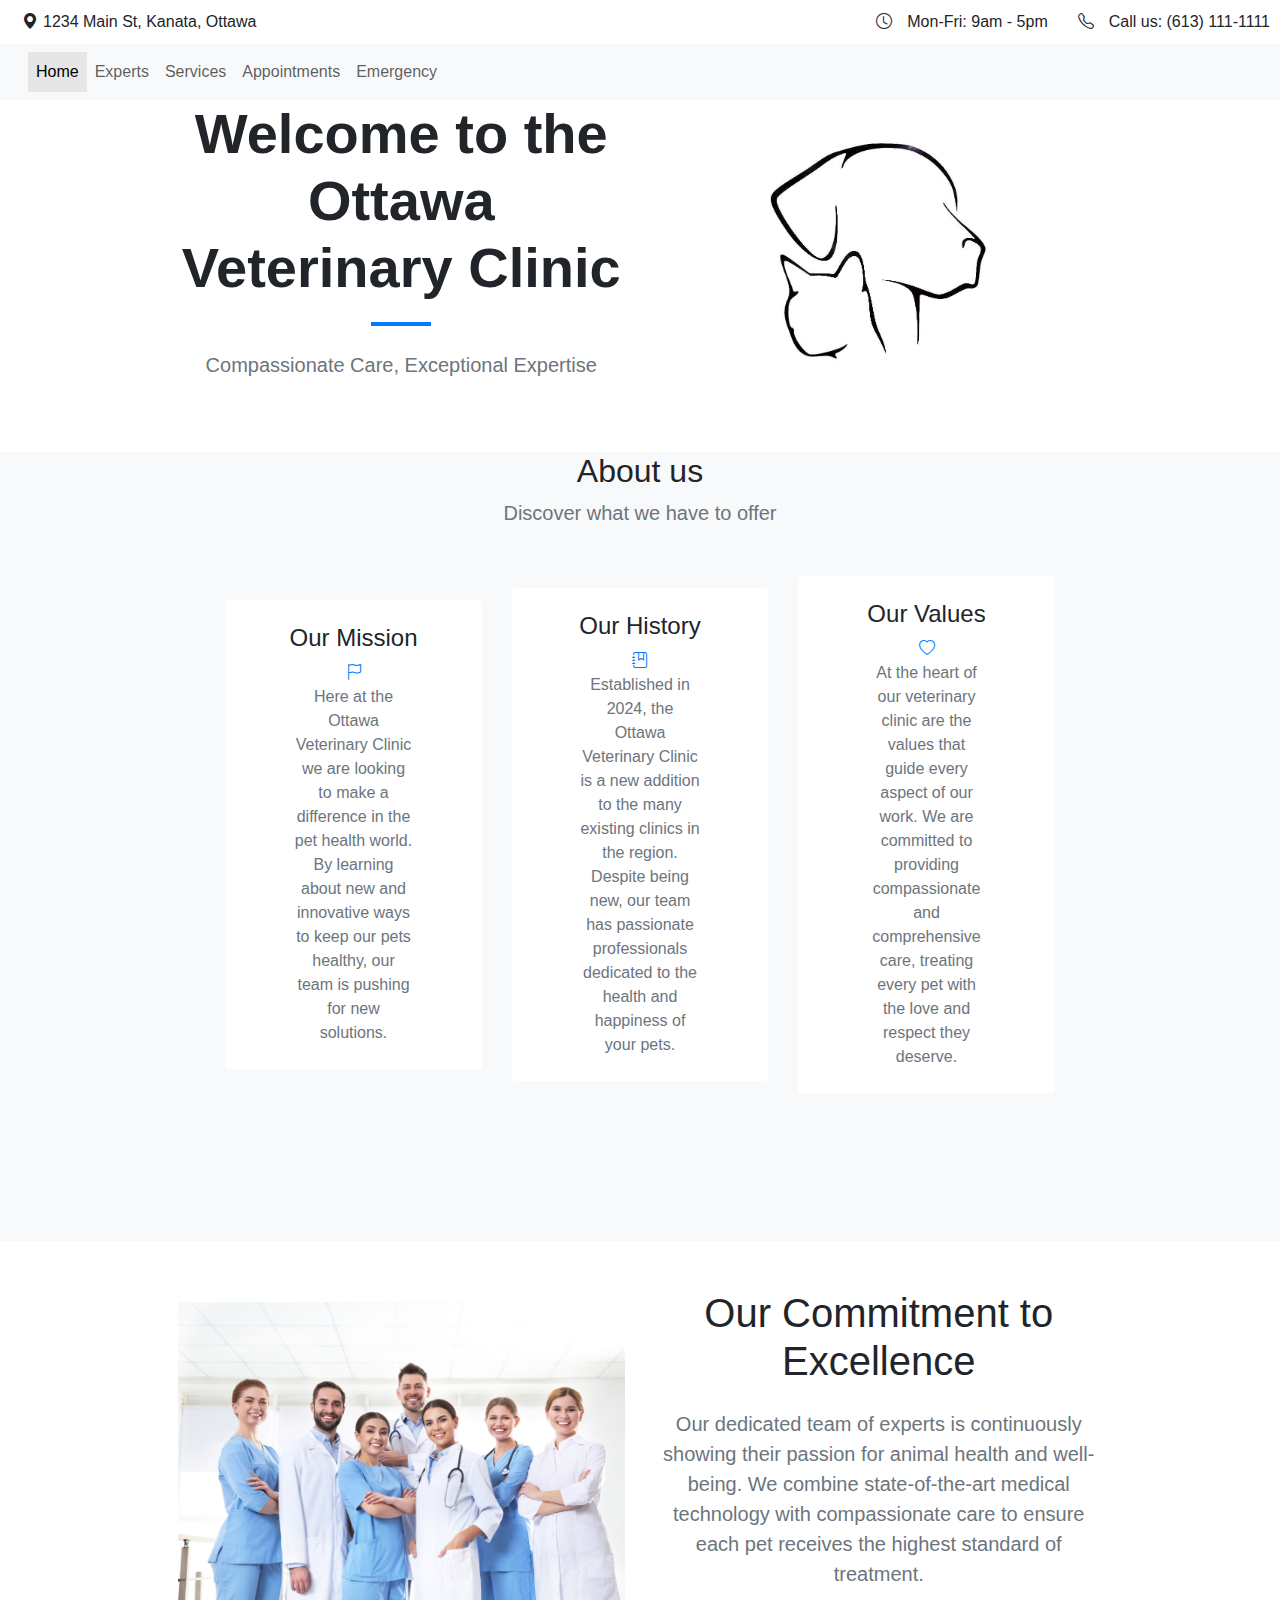
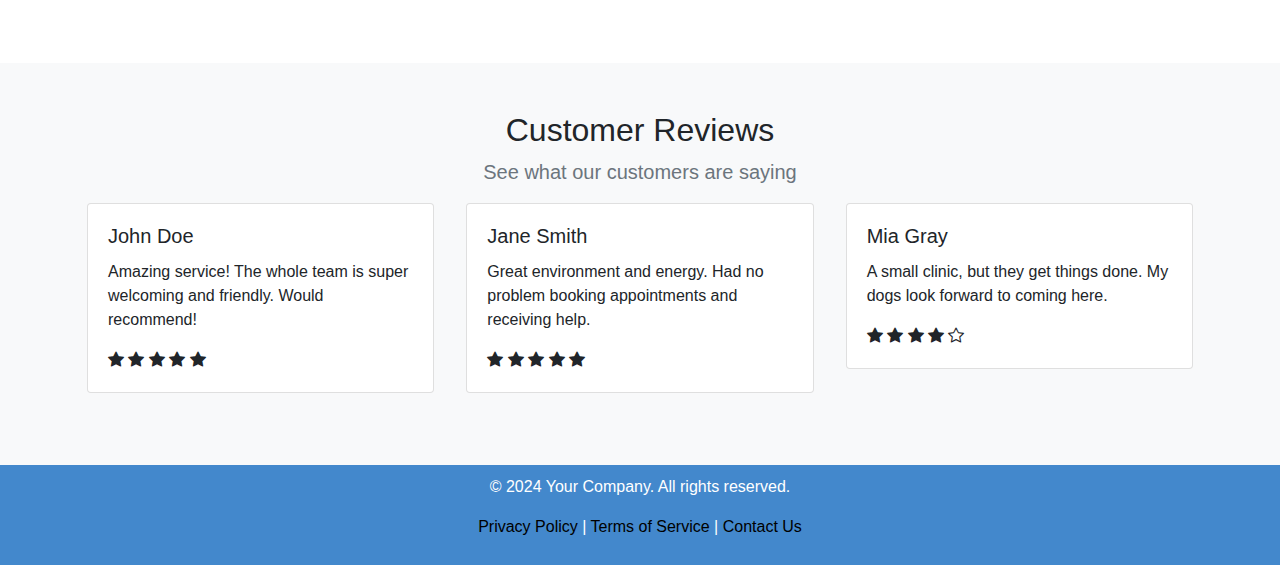
<file: index.html>
<!doctype html>
<html lang="en">
  <head>
    <!-- Required meta tags -->
    <meta charset="utf-8">
    <meta name="viewport" content="width=device-width, initial-scale=1, shrink-to-fit=no">
    <title>Home</title>
    <link rel="icon" href="/Images/logo.jpg" type="image/x-icon">

    <!-- Bootstrap CSS -->  
    <link href="https://maxcdn.bootstrapcdn.com/bootstrap/5.3.0/css/bootstrap.min.css" rel="stylesheet">
    <link rel="stylesheet" href="https://stackpath.bootstrapcdn.com/bootstrap/4.3.1/css/bootstrap.min.css" integrity="sha384-ggOyR0iXCbMQv3Xipma34MD+dH/1fQ784/j6cY/iJTQUOhcWr7x9JvoRxT2MZw1T" crossorigin="anonymous">
    <link rel="stylesheet" href="https://cdn.jsdelivr.net/npm/bootstrap-icons@1.11.3/font/bootstrap-icons.min.css">
    <link rel="stylesheet" href="home.css" type="text/css">
  </head>

  <body>

  <!-- Section for the top bar -->
  <div class="top-bar">
    <div class="info">
        <div class="left-info">
          <i class="bi bi-geo-alt-fill"></i>
        <span class="location">1234 Main St, Kanata, Ottawa</span>
        </div>
        <div class="right-info">
            <i class="bi bi-clock"></i>
            <span class="times">Mon-Fri: 9am - 5pm</span>
            <i class="bi bi-telephone"></i>
            <span class="phone">Call us: (613) 111-1111</span>
        </div>
    </div>
  </div>

    <!-- Section for the nav bar -->
    <nav class="navbar navbar-expand-lg bg-body-tertiary">
      <div class="container-xxl">
          <ul class="navbar-nav">
            <li class="nav-item">
              <a class="nav-link active" aria-current="page" href="index.html">Home</a>
            </li>
            <li class="nav-item">
              <a class="nav-link" aria-current="page" href="Experts.html">Experts</a>
            </li>
            <li class="nav-item">
              <a class="nav-link" href="Services.html">Services</a>
            </li>
            <li class="nav-item">
              <a class="nav-link" href="Appt.html">
                Appointments
              </a>
            </li>
            <li class="nav-item">
              <a class="nav-link" href="emerg.html">Emergency</a>
            </li>
              </ul>
            </li>
          </ul>
      </div>
    </nav>


  <!-- welcome text -->
  <section id="welcome">
    <div class="container-lg">
      <div class="row justify-content-center align-items-center">
        <div class="col-md-5 text-center text-md-start">
          <h1>
            <div class="display-4 font-weight-bold">Welcome to the Ottawa Veterinary Clinic</div>
            <div class="separator"></div>  
          </h1>
          <p class="lead my-4 text-muted">Compassionate Care, Exceptional Expertise </p>
        </div>
        <div class="col-md-5 text-center d-none d-md-block">
          <img class="img-fluid" src="/Images/logo.jpg" alt="Welcome img" style="width: 50%; height: auto;">
        </div>
      </div>
    </div>
  </section>

  <!-- Pages -->
  <section id="services" class="bg-light mt-5">
    <div class="container-lg">
      <div class="text-center">
        <h2>About us</h2>
        <p class="lead text-muted">Discover what we have to offer</p>
      </div>
  
    <div class="row my-5 align-items-center justify-content-center">
      <div class="col-8 col-lg-4 col-xl-3">
        <div class="card border-0">
          <div class="card-body text-center py-4">
            <h4 class="class-title">Our Mission</h4>
            <i class="bi bi-flag text-primary"></i>
            <p class="card-text mx-5 text-muted d-none d-lg-block">Here at the Ottawa Veterinary Clinic we are looking to make a difference in the pet health world. By learning about new and innovative ways to keep our pets healthy, our team is pushing for new solutions.</p>
          </div>
        </div>
      </div>

        <div class="col-8 col-lg-4 col-xl-3">
          <div class="card border-0">
            <div class="card-body text-center py-4">
              <h4 class="class-title">Our History</h4>
              <i class="bi bi-journal-bookmark text-primary"></i>
              <p class="card-text mx-5 text-muted d-none d-lg-block">Established in 2024, the Ottawa Veterinary Clinic is a new addition to the many existing clinics in the region. Despite being new, our team has passionate professionals dedicated to the health and happiness of your pets. </p>
              
            </div>
          </div>
        </div>

        <div class="col-8 col-lg-4 col-xl-3">
          <div class="card border-0">
            <div class="card-body text-center py-4">
              <h4 class="class-title">Our Values</h4>
              <i class="bi bi-heart text-primary"></i>
              <p class="card-text mx-5 text-muted d-none d-lg-block"> At the heart of our veterinary clinic are the values that guide every aspect of our work. We are committed to providing compassionate and comprehensive care, treating every pet with the love and respect they deserve. </p>
            </div>
          </div>
        </div>
      </div>
    </div>
  </section>

 <!-- Section for Why Us -->
 <section id="whyUs" class="bg mt-5">
  <div class="container-lg">
  </div>
  <section id="details">
    <div class="container-lg">
      <div class="row justify-content-center align-items-center">
        <div class="col-md-5 text-center d-none d-md-block">
          <img class="img-fluid" src="/Images/Doctors.jpg" alt="Welcome img">
        </div>
        <div class="col-md-5 text-center text-md-start">
          <h1>
            <div class="display-6">Our Commitment to Excellence</div>
          </h1>
          <p class="lead my-4 text-muted">Our dedicated team of experts is continuously showing their passion for animal health and well-being. We combine state-of-the-art medical technology with compassionate care to ensure each pet receives the highest standard of treatment.</p>
        </div>
      </div>
    </div>
  </section>
</section>

<!-- Section for Reviews -->
<section id="reviews" class="bg-light py-5">
  <div class="container-lg px-3">
    <div class="text-center">
      <h2>Customer Reviews</h2>
      <p class="lead text-muted">See what our customers are saying</p>
    </div>
    <div class="row justify-content-center">
      <div class="col-md-4 px-3">
        <div class="card mb-4">
          <div class="card-body">
            <h5 class="card-title">John Doe</h5>
            <p class="card-text">Amazing service! The whole team is super welcoming and friendly. Would recommend!</p>
            <i class="bi bi-star-fill"></i>
            <i class="bi bi-star-fill"></i>
            <i class="bi bi-star-fill"></i>
            <i class="bi bi-star-fill"></i>
            <i class="bi bi-star-fill"></i>
          </div>
        </div>
      </div>
      <div class="col-md-4 px-3">
        <div class="card mb-4">
          <div class="card-body">
            <h5 class="card-title">Jane Smith</h5>
            <p class="card-text">Great environment and energy. Had no problem booking appointments and receiving help.</p>
            <i class="bi bi-star-fill"></i>
            <i class="bi bi-star-fill"></i>
            <i class="bi bi-star-fill"></i>
            <i class="bi bi-star-fill"></i>
            <i class="bi bi-star-fill"></i>
          </div>
        </div>
      </div>
      <div class="col-md-4 px-3">
        <div class="card mb-4">
          <div class="card-body">
            <h5 class="card-title">Mia Gray</h5>
            <p class="card-text">A small clinic, but they get things done. My dogs look forward to coming here.</p>
            <i class="bi bi-star-fill"></i>
            <i class="bi bi-star-fill"></i>
            <i class="bi bi-star-fill"></i>
            <i class="bi bi-star-fill"></i>
            <i class="bi bi-star"></i>
          </div>
        </div>
      </div>
    </div>
  </div>
</section>

  <!-- Section for the footer --> 
      <footer>
        <div class="footer">
            <p>&copy; 2024 Your Company. All rights reserved.</p>
            <p>
                <a href="#">Privacy Policy</a> |
                <a href="#">Terms of Service</a> |
                <a href="#">Contact Us</a>
            </p>
        </div>
    </footer>

    <!-- Optional JavaScript -->
    <!-- jQuery first, then Popper.js, then Bootstrap JS -->
    <script src="https://code.jquery.com/jquery-3.6.0.min.js"></script>
    <script src="https://maxcdn.bootstrapcdn.com/bootstrap/5.3.0/js/bootstrap.bundle.min.js"></script>
    <script src="https://code.jquery.com/jquery-3.3.1.slim.min.js" integrity="sha384-q8i/X+965DzO0rT7abK41JStQIAqVgRVzpbzo5smXKp4YfRvH+8abtTE1Pi6jizo" crossorigin="anonymous"></script>
    <script src="https://cdnjs.cloudflare.com/ajax/libs/popper.js/1.14.7/umd/popper.min.js" integrity="sha384-UO2eT0CpHqdSJQ6hJty5KVphtPhzWj9WO1clHTMGa3JDZwrnQq4sF86dIHNDz0W1" crossorigin="anonymous"></script>
    <script src="https://stackpath.bootstrapcdn.com/bootstrap/4.3.1/js/bootstrap.min.js" integrity="sha384-JjSmVgyd0p3pXB1rRibZUAYoIIy6OrQ6VrjIEaFf/nJGzIxFDsf4x0xIM+B07jRM" crossorigin="anonymous"></script>
  </body>
</html>
</file>
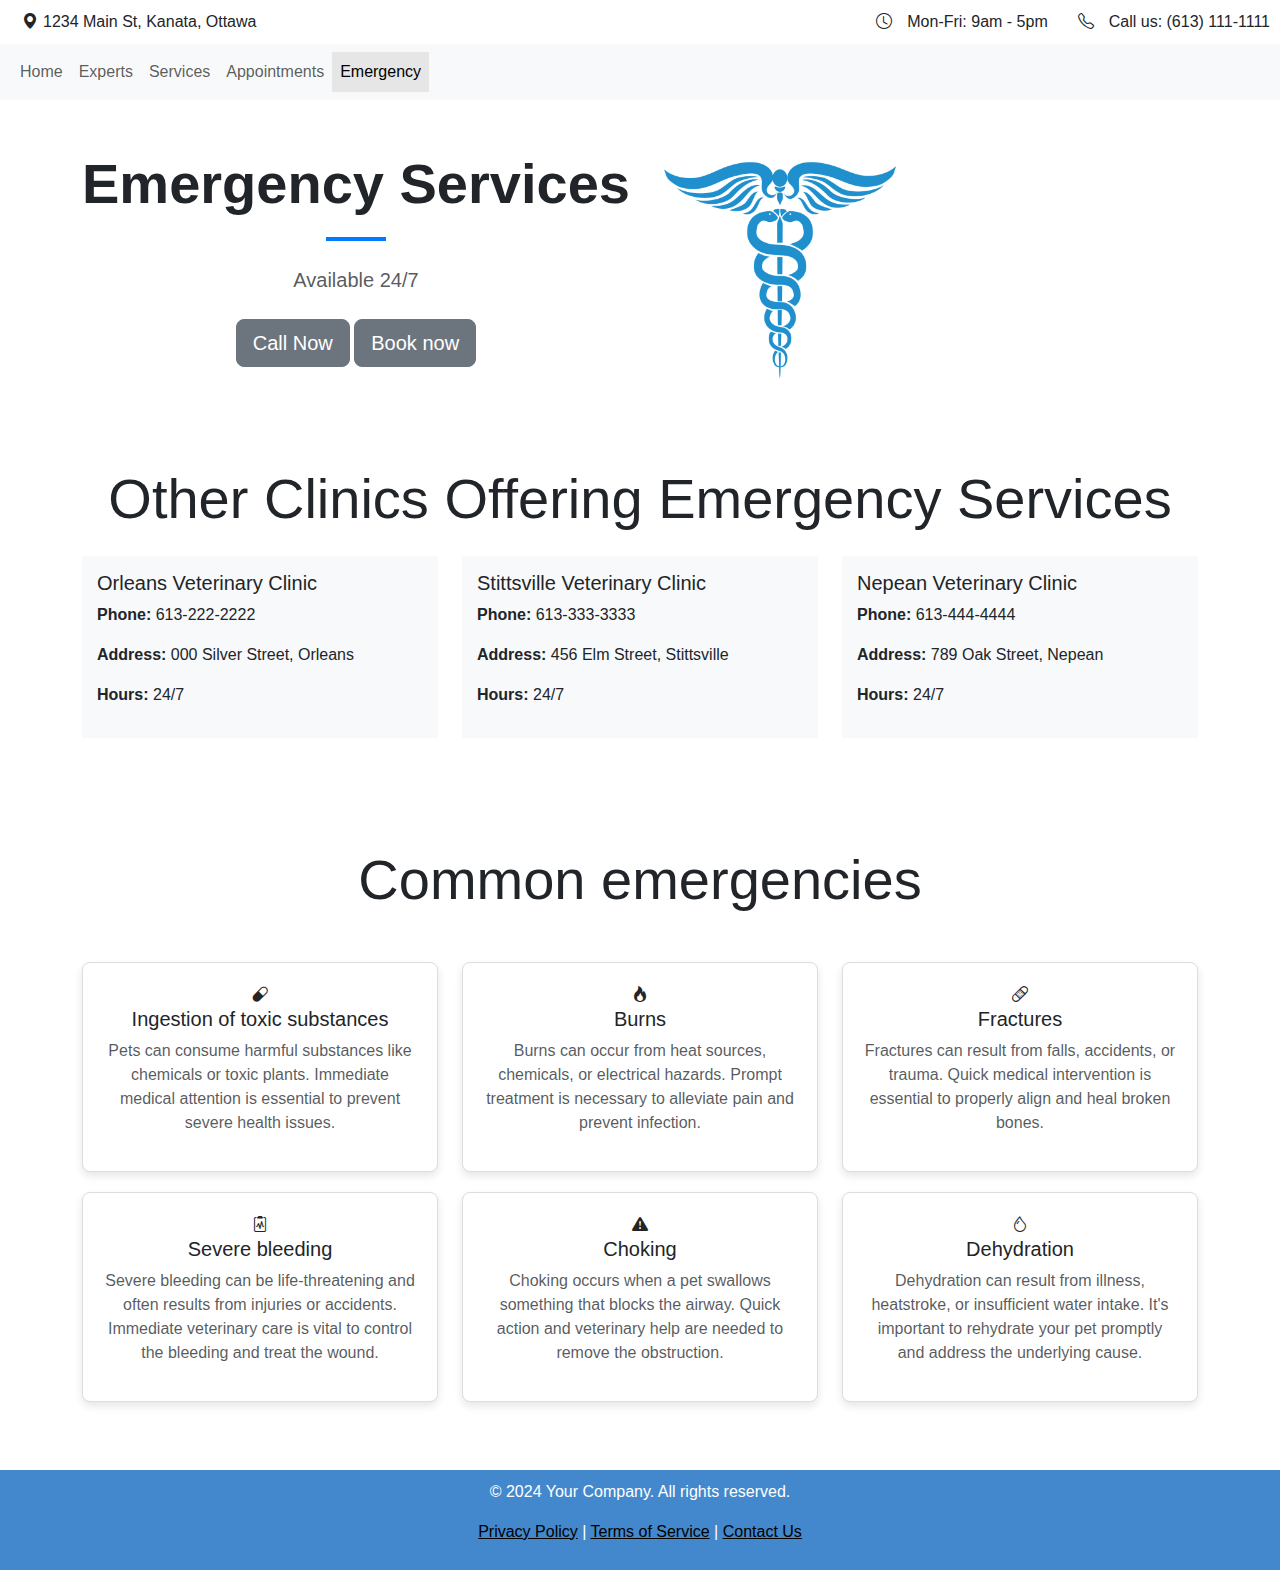
<file: emerg.html>
<!doctype html>
<html lang="en">
  <head>
    <!-- Required meta tags -->
    <meta charset="utf-8">
    <meta name="viewport" content="width=device-width, initial-scale=1, shrink-to-fit=no">
    <title>Emergency</title>
    <link rel="icon" href="/Images/logo.jpg" type="image/x-icon">

    <!-- Bootstrap CSS -->
    <link rel="stylesheet" href="https://stackpath.bootstrapcdn.com/bootstrap/4.3.1/css/bootstrap.min.css" integrity="sha384-ggOyR0iXCbMQv3Xipma34MD+dH/1fQ784/j6cY/iJTQUOhcWr7x9JvoRxT2MZw1T" crossorigin="anonymous">
    <link rel="stylesheet" href="https://cdn.jsdelivr.net/npm/bootstrap-icons@1.11.3/font/bootstrap-icons.min.css">
    <link rel="stylesheet" href="https://stackpath.bootstrapcdn.com/bootstrap/5.1.3/css/bootstrap.min.css">
    <link rel="stylesheet" href="emerg.css" type="text/css">
    <script src="emerg.js" defer></script>
  </head>


<body>
  <!-- Section for the top bar -->
  <div class="top-bar">
    <div class="info">
        <div class="left-info">
          <i class="bi bi-geo-alt-fill"></i>
        <span class="location">1234 Main St, Kanata, Ottawa</span>
        </div>
        <div class="right-info">
            <i class="bi bi-clock"></i>
            <span class="times">Mon-Fri: 9am - 5pm</span>
            <i class="bi bi-telephone"></i>
            <span class="phone">Call us: (613) 111-1111</span>
        </div>
    </div>
  </div>


 <!-- Section for the nav bar -->
    <nav class="navbar navbar-expand-lg bg-body-tertiary">
      <div class="container-xxl">
          <ul class="navbar-nav">
            <li class="nav-item">
              <a class="nav-link" aria-current="page" href="index.html">Home</a>
            </li>
            <li class="nav-item">
              <a class="nav-link" aria-current="page" href="Experts.html">Experts</a>
            </li>
            <li class="nav-item">
              <a class="nav-link" href="Services.html">Services</a>
            </li>
            <li class="nav-item">
              <a class="nav-link" href="Appt.html">
                Appointments
              </a>
            </li>
            <li class="nav-item">
              <a class="nav-link active" href="emerg.html">Emergency</a>
            </li>
              </ul>
            </li>
          </ul>
      </div>
    </nav>

  <!-- Emerg info -->
  <div class="emergency-contact-banner">
    <div class="container d-flex justify-content-between align-items-center">
      <div class="text-content">
        <h1>
          <div class="display-4 font-weight-bold">Emergency Services</div>
          <div class="separator"></div>
        </h1>
        <p class="lead my-4 text-muted text-center">Available 24/7</p>
        <div class="butts">
          <button type="button" class="btn btn-secondary btn-lg" id="callNowBtn">Call Now</button>
          <button type="button" class="btn btn-secondary btn-lg" data-bs-toggle="modal" id="bookNowBtn">Book now</button>
        </div>
        <div class="image-content text-right">
            <img class="img-fluid" src="/Images/EmergImg.webp" alt="Emergency Services Image">
          </div>
      </div>
    </div>
  </div>

<!-- other clinics -->
<div class="emergency-section container my-5">
  <h2 class="display-4 text-center mb-4">Other Clinics Offering Emergency Services</h2>
  <div class="row">
      <div class="col-md-4">
          <div class="vet-clinic-card">
              <h5>Orleans Veterinary Clinic</h5>
              <p><strong>Phone:</strong> 613-222-2222</p>
              <p><strong>Address:</strong> 000 Silver Street, Orleans</p>
              <p><strong>Hours:</strong> 24/7</p>
          </div>
      </div>
      <div class="col-md-4">
          <div class="vet-clinic-card">
              <h5>Stittsville Veterinary Clinic</h5>
              <p><strong>Phone:</strong> 613-333-3333</p>
              <p><strong>Address:</strong> 456 Elm Street, Stittsville</p>
              <p><strong>Hours:</strong> 24/7</p>
          </div>
      </div>
      <div class="col-md-4">
          <div class="vet-clinic-card">
              <h5>Nepean Veterinary Clinic</h5>
              <p><strong>Phone:</strong> 613-444-4444</p>
              <p><strong>Address:</strong> 789 Oak Street, Nepean</p>
              <p><strong>Hours:</strong> 24/7</p>
          </div>
      </div>
  </div>
</div>


<!-- Common Emergencies -->

  <h2 class="display-4 text-center mb-4">Common emergencies</h2>
  <div class="container my-5">
      <div class="row">
          <div class="col-md-4">
              <div class="emergency-card">
                  <i class="bi bi-capsule"></i>
                  <h5>Ingestion of toxic substances</h5>
                  <p class="text-muted">Pets can consume harmful substances like chemicals or toxic plants. Immediate medical attention is essential to prevent severe health issues.</p>
              </div>
          </div>
          <div class="col-md-4">
              <div class="emergency-card">
                  <i class="bi bi-fire"></i>
                  <h5>Burns</h5>
                  <p class="text-muted">Burns can occur from heat sources, chemicals, or electrical hazards. Prompt treatment is necessary to alleviate pain and prevent infection.</p>
              </div>
          </div>
          <div class="col-md-4">
              <div class="emergency-card">
                  <i class="bi bi-bandaid"></i>
                  <h5>Fractures</h5>
                  <p class="text-muted">Fractures can result from falls, accidents, or trauma. Quick medical intervention is essential to properly align and heal broken bones.</p>
              </div>
          </div>
          <div class="col-md-4">
              <div class="emergency-card">
                <i class="bi bi-clipboard2-pulse"></i>
                  <h5>Severe bleeding</h5>
                  <p class="text-muted">Severe bleeding can be life-threatening and often results from injuries or accidents. Immediate veterinary care is vital to control the bleeding and treat the wound.</p>
              </div>
          </div>
          <div class="col-md-4">
              <div class="emergency-card">
                  <i class="bi bi-exclamation-triangle-fill"></i>
                  <h5>Choking</h5>
                  <p class="text-muted">Choking occurs when a pet swallows something that blocks the airway. Quick action and veterinary help are needed to remove the obstruction.</p>
              </div>
          </div>
          <div class="col-md-4">
              <div class="emergency-card">
                  <i class="bi bi-droplet"></i>
                  <h5>Dehydration</h5>
                  <p class="text-muted">Dehydration can result from illness, heatstroke, or insufficient water intake. It's important to rehydrate your pet promptly and address the underlying cause.</p>
              </div>
          </div>
      </div>
  </div>
</body>

<!-- Footer -->
  <footer>
    <div class="footer">
        <p>&copy; 2024 Your Company. All rights reserved.</p>
        <p>
            <a href="#">Privacy Policy</a> |
            <a href="#">Terms of Service</a> |
            <a href="#">Contact Us</a>
        </p>
    </div>
</footer>
<!-- Optional JavaScript -->
    <!-- jQuery first, then Popper.js, then Bootstrap JS -->
    <script src="https://code.jquery.com/jquery-3.3.1.slim.min.js" integrity="sha384-q8i/X+965DzO0rT7abK41JStQIAqVgRVzpbzo5smXKp4YfRvH+8abtTE1Pi6jizo" crossorigin="anonymous"></script>
    <script src="https://cdnjs.cloudflare.com/ajax/libs/popper.js/1.14.7/umd/popper.min.js" integrity="sha384-UO2eT0CpHqdSJQ6hJty5KVphtPhzWj9WO1clHTMGa3JDZwrnQq4sF86dIHNDz0W1" crossorigin="anonymous"></script>
    <script src="https://stackpath.bootstrapcdn.com/bootstrap/4.3.1/js/bootstrap.min.js" integrity="sha384-JjSmVgyd0p3pXB1rRibZUAYoIIy6OrQ6VrjIEaFf/nJGzIxFDsf4x0xIM+B07jRM" crossorigin="anonymous"></script>
</body>
</file>
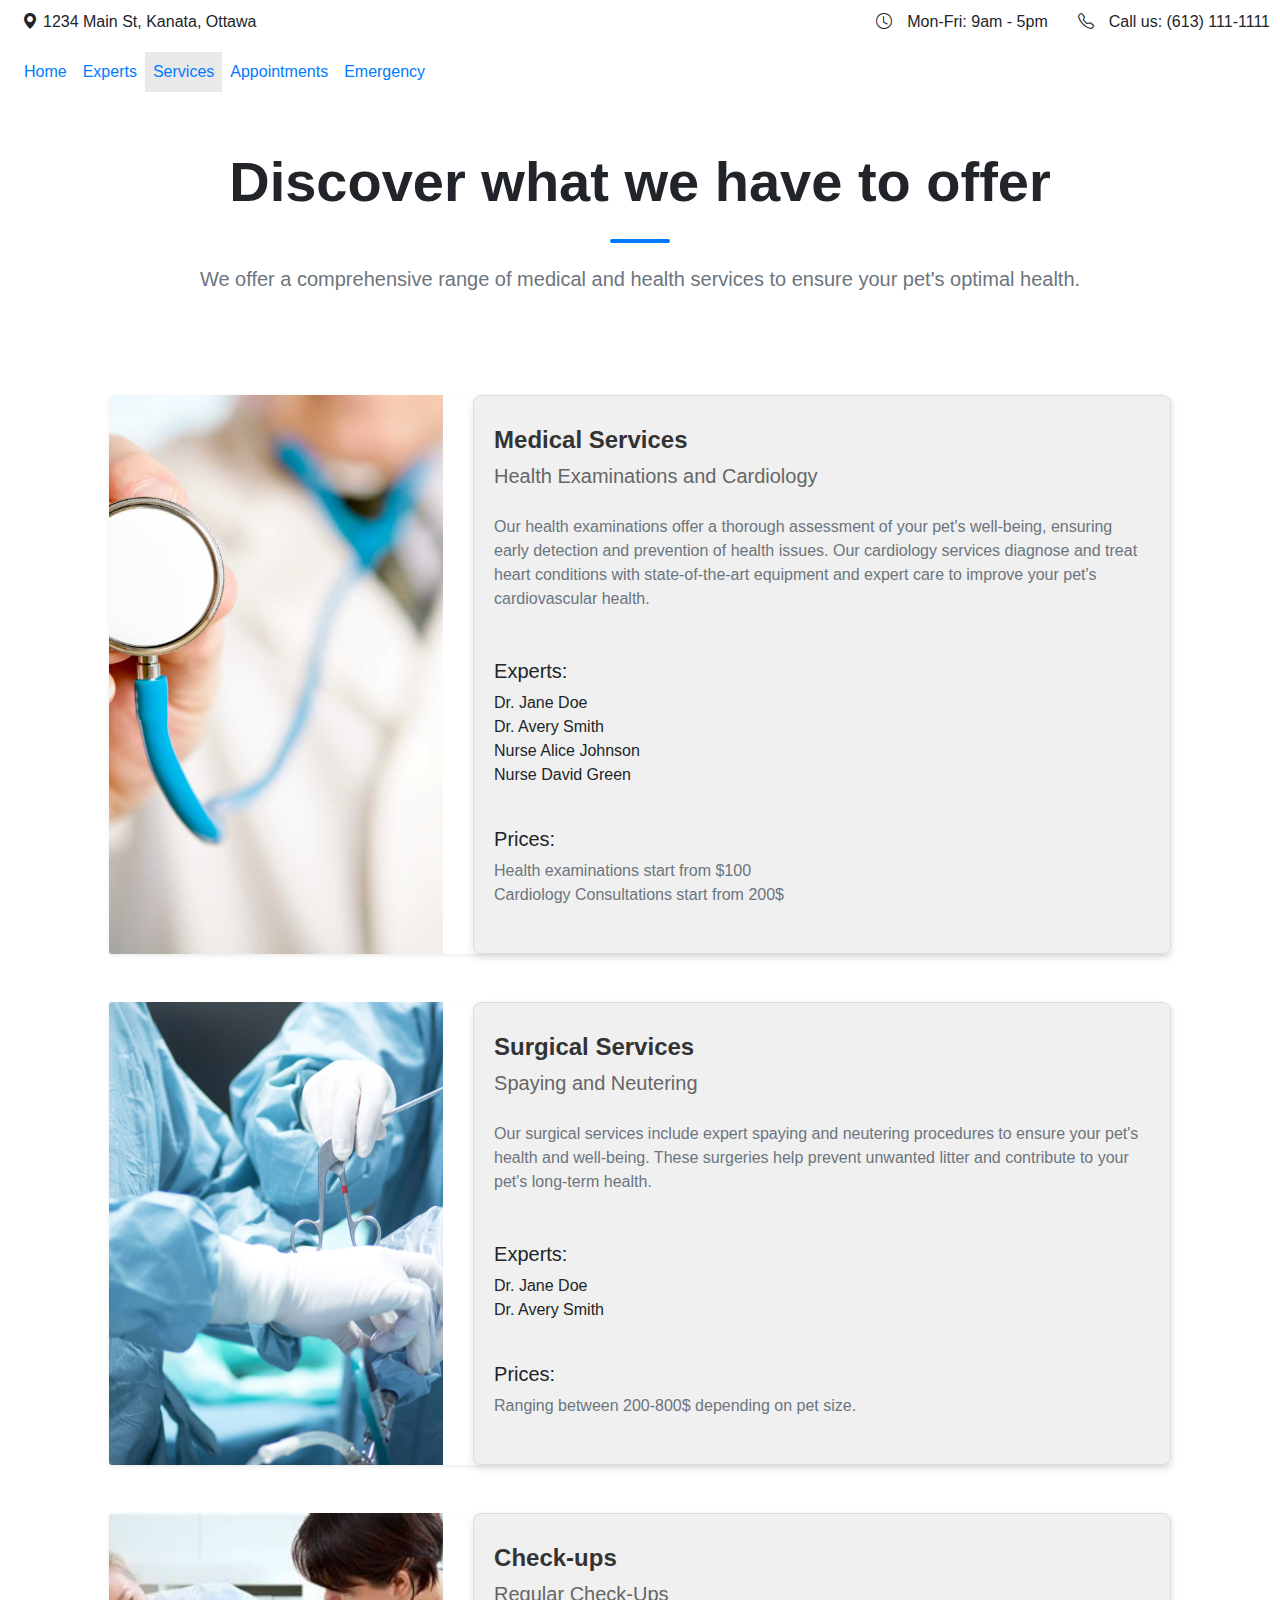
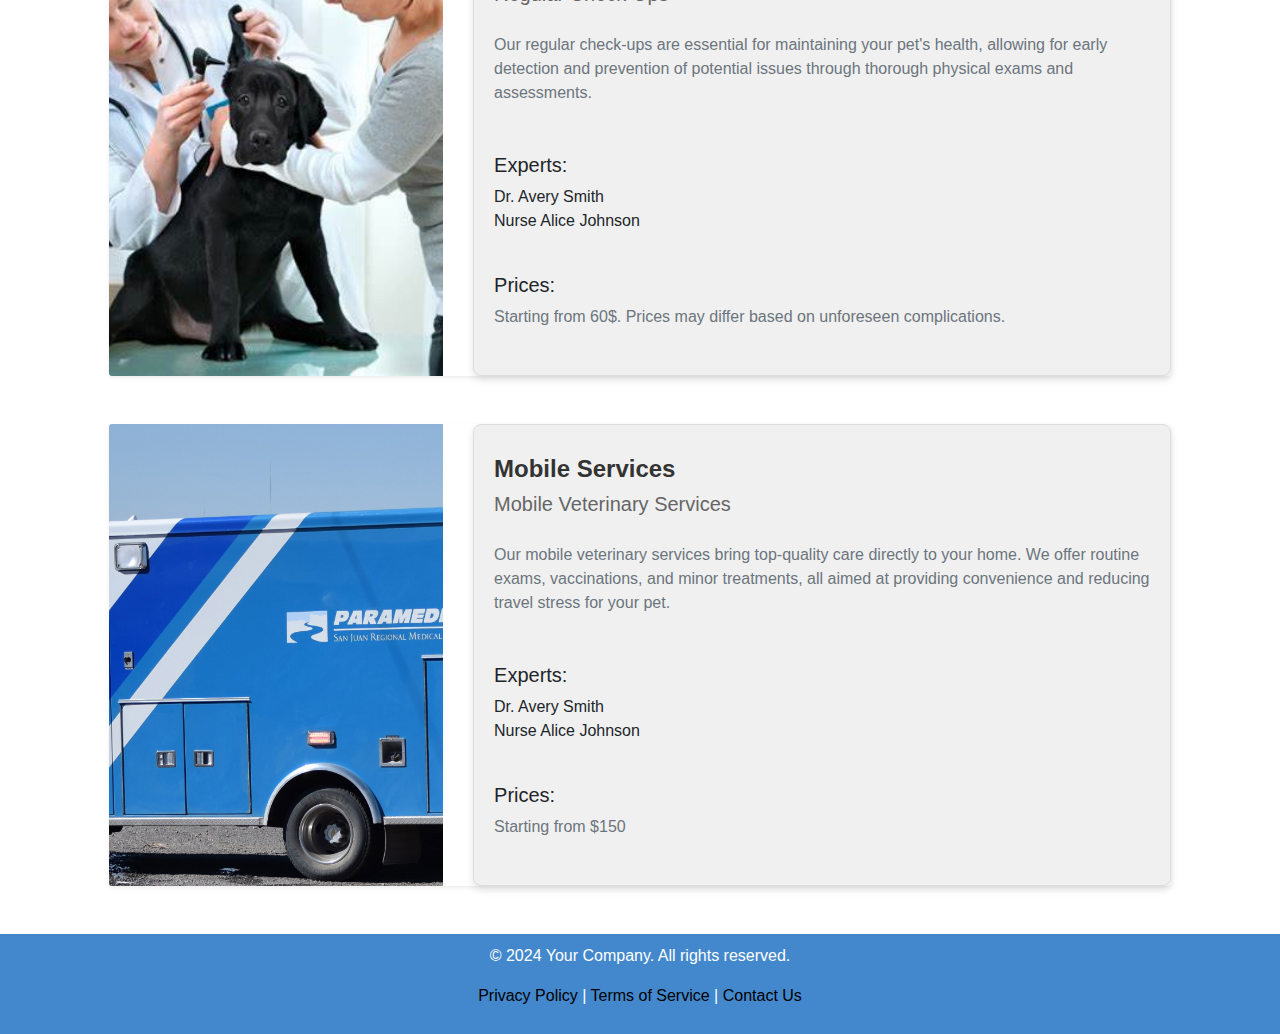
<file: Services.html>
<!doctype html>
<html lang="en">
<head>
  <!-- Required meta tags -->
  <meta charset="utf-8">
  <meta name="viewport" content="width=device-width, initial-scale=1, shrink-to-fit=no">
  <title>Services</title>
  <link rel="icon" href="/Images/logo.jpg" type="image/x-icon">

  <!-- Bootstrap CSS -->
  <link rel="stylesheet" href="https://stackpath.bootstrapcdn.com/bootstrap/4.3.1/css/bootstrap.min.css" integrity="sha384-ggOyR0iXCbMQv3Xipma34MD+dH/1fQ784/j6cY/iJTQUOhcWr7x9JvoRxT2MZw1T" crossorigin="anonymous">
  <link rel="stylesheet" href="https://cdn.jsdelivr.net/npm/bootstrap-icons@1.11.3/font/bootstrap-icons.min.css">
  <link rel="stylesheet" href="services.css" type="text/css">
</head>

<body>

  <!-- Section for the top bar -->
  <div class="top-bar">
    <div class="info">
        <div class="left-info">
          <i class="bi bi-geo-alt-fill"></i>
        <span class="location">1234 Main St, Kanata, Ottawa</span>
        </div>
        <div class="right-info">
            <i class="bi bi-clock"></i>
            <span class="times">Mon-Fri: 9am - 5pm</span>
            <i class="bi bi-telephone"></i>
            <span class="phone">Call us: (613) 111-1111</span>
        </div>
    </div>
  </div>

   <!-- Section for the nav bar -->
    <nav class="navbar navbar-expand-lg bg-body-tertiary">
      <div class="container-xxl">
          <ul class="navbar-nav">
            <li class="nav-item">
              <a class="nav-link" aria-current="page" href="index.html">Home</a>
            </li>
            <li class="nav-item">
              <a class="nav-link" aria-current="page" href="Experts.html">Experts</a>
            </li>
            <li class="nav-item">
              <a class="nav-link active" href="Services.html">Services</a>
            </li>
            <li class="nav-item">
              <a class="nav-link" href="Appt.html">
                Appointments
              </a>
            </li>
            <li class="nav-item">
              <a class="nav-link" href="emerg.html">Emergency</a>
            </li>
              </ul>
            </li>
          </ul>
      </div>
    </nav>
  
  <!-- Service intro -->
  <section id="services-intro">
    <div class="container-lg py-5">
        <div class="text-center content-wrapper">
            <h1 class="display-4 font-weight-bold">Discover what we have to offer</h1>
            
            <div class="separator my-4 mx-auto"></div>
            <h4 class="lead text-secondary">We offer a comprehensive range of medical and health services to ensure your pet's optimal health.</4>
        </div>
    </div>
</section>

<!-- Services -->
<div class="row my-5 align-items-center justify-content-center">
  <div class="col-12 col-lg-10">
    <div class="card border-0 shadow-sm h-100">
      <div class="row g-0 h-100">
        <div class="col-md-4 d-flex">
          <div class="image-container w-100">
            <img src="/Images/Medical.jpg" class="img-fluid h-100 w-100 rounded-start" alt="Service Image 1">
          </div>
        </div>
        <div class="col-md-8">
          <div class="card-body h-100">
            <h4 class="card-title">Medical Services</h4>
            <p class="lead card-subtitle">Health Examinations and Cardiology</p>
            <p class="card-text my-4 text-muted">Our health examinations offer a thorough assessment of your pet's well-being, ensuring early detection and prevention of health issues. Our cardiology services diagnose and treat heart conditions with state-of-the-art equipment and expert care to improve your pet's cardiovascular health.</p>
            <h5 class="mt-4">Experts:</h5>
            <ul class="list-unstyled">
              <li>Dr. Jane Doe</li>
              <li>Dr. Avery Smith</li>
              <li>Nurse Alice Johnson</li>
              <li>Nurse David Green</li>
            </ul>
            <h5 class="mt-4">Prices:</h5>
            <p class="text-muted">Health examinations start from $100
              <br>Cardiology Consultations start from 200$
            </p>
          </div>
        </div>
      </div>
    </div>
  </div>
</div>

<!-- Service 2 -->
<div class="row my-5 align-items-center justify-content-center">
  <div class="col-12 col-lg-10">
    <div class="card border-0 shadow-sm h-100">
      <div class="row g-0 h-100">
        <div class="col-md-4 d-flex">
          <div class="image-container w-100">
            <img src="/Images/Surgery.jpg" class="img-fluid h-100 w-100 rounded-start" alt="Service Image 2">
          </div>
        </div>
        <div class="col-md-8">
          <div class="card-body h-100">
            <h4 class="card-title">Surgical Services</h4>
            <p class="lead card-subtitle">Spaying and Neutering</p>
            <p class="card-text my-4 text-muted">Our surgical services include expert spaying and neutering procedures to ensure your pet's health and well-being. These surgeries help prevent unwanted litter and contribute to your pet's long-term health.</p>
            <h5 class="mt-4">Experts:</h5>
            <ul class="list-unstyled">
              <li>Dr. Jane Doe</li>
              <li>Dr. Avery Smith</li>
            </ul>
            <h5 class="mt-4">Prices:</h5>
            <p class="text-muted">Ranging between 200-800$ depending on pet size.</p>
          </div>
        </div>
      </div>
    </div>
  </div>
</div>

<!-- Service 3 -->
<div class="row my-5 align-items-center justify-content-center">
  <div class="col-12 col-lg-10">
    <div class="card border-0 shadow-sm h-100">
      <div class="row g-0 h-100">
        <div class="col-md-4 d-flex">
          <div class="image-container w-100">
            <img src="/Images/CheckUp.jpg" class="img-fluid h-100 w-100 rounded-start" alt="Service Image 3">
          </div>
        </div>
        <div class="col-md-8">
          <div class="card-body h-100">
            <h4 class="card-title">Check-ups</h4>
            <p class="lead card-subtitle">Regular Check-Ups</p>
            <p class="card-text my-4 text-muted">Our regular check-ups are essential for maintaining your pet's health, allowing for early detection and prevention of potential issues through thorough physical exams and assessments.</p>
            <h5 class="mt-4">Experts:</h5>
            <ul class="list-unstyled">
              <li>Dr. Avery Smith</li>
              <li>Nurse Alice Johnson</li>
            </ul>
            <h5 class="mt-4">Prices:</h5>
            <p class="text-muted">Starting from 60$. Prices may differ based on unforeseen complications.</p>
          </div>
        </div>
      </div>
    </div>
  </div>
</div>

<!-- Service 4 -->
<div class="row my-5 align-items-center justify-content-center">
  <div class="col-12 col-lg-10">
    <div class="card border-0 shadow-sm h-100">
      <div class="row g-0 h-100">
        <div class="col-md-4 d-flex">
          <div class="image-container w-100">
            <img src="/Images/Mobile.jpg" class="img-fluid h-100 w-100 rounded-start" alt="Service Image 4">
          </div>
        </div>
        <div class="col-md-8">
          <div class="card-body h-100">
            <h4 class="card-title">Mobile Services</h4>
            <p class="lead card-subtitle">Mobile Veterinary Services</p>
            <p class="card-text my-4 text-muted">Our mobile veterinary services bring top-quality care directly to your home. We offer routine exams, vaccinations, and minor treatments, all aimed at providing convenience and reducing travel stress for your pet.</p>
            <h5 class="mt-4">Experts:</h5>
            <ul class="list-unstyled">
              <li>Dr. Avery Smith </li>
              <li>Nurse Alice Johnson</li>
            </ul>
            <h5 class="mt-4">Prices:</h5>
            <p class="text-muted">Starting from $150</p>
          </div>
        </div>
      </div>
    </div>
  </div>
</div>

  <!-- footer -->
    <footer>
      <div class="footer">
          <p>&copy; 2024 Your Company. All rights reserved.</p>
          <p>
              <a href="#">Privacy Policy</a> |
              <a href="#">Terms of Service</a> |
              <a href="#">Contact Us</a>
          </p>
      </div>
  </footer>

  <script src="https://code.jquery.com/jquery-3.3.1.slim.min.js" integrity="sha384-q8i/X+965DzO0rT7abK41JStQIAqVgRVzpbzo5smXKp4YfRvH+8abtTE1Pi6jizo" crossorigin="anonymous"></script>
  <script src="https://cdnjs.cloudflare.com/ajax/libs/popper.js/1.14.7/umd/popper.min.js" integrity="sha384-UO2eT0CpHqdSJQ6hJty5KVphtPhzWj9WO1clHTMGa3JDZwrnQq4sF86dIHNDz0W1" crossorigin="anonymous"></script>
  <script src="https://stackpath.bootstrapcdn.com/bootstrap/4.3.1/js/bootstrap.min.js" integrity="sha384-JjSmVgyd0p3pXB1rRibZUAYoIIy6OrQ6VrjIEaFf/nJGzIxFDsf4x0xIM+B07jRM" crossorigin="anonymous"></script>
</body>
</file>
<file: home.css>
/* Pour section au dessus du nav bar */
  body {
    margin: 0;
    font-family: Arial, Helvetica, sans-serif;
  }

  .top-bar {
    display: flex;
    justify-content: space-between;
    padding: 10px;      
  }

  .info {
    display: flex;
    justify-content: space-between;
    width: 100%;
  }

  .left-info {
    margin-left: 12px; 
  }

  .left-info, .right-info {
    display: flex;
    align-items: center;
  }

  .right-info {
    justify-content: flex-end;
  }

  .left-info span, .right-info span {
    margin-left: 5px;
  }

  .right-info span:not(:first-child) {
    margin-left: 15px;
  }

  .right-info i.bi-telephone {
      margin-left: 30px; 
  }

  /* Section pour nav bar */
  .topnav {
    display: flex;
    justify-content: center; 
    background-color: #CCECFF;
    overflow: hidden;
  }

  .topnav a {
    color: #000000;
    text-align: center;
    padding: 14px 16px;
    text-decoration: none;
    font-size: 17px;
  }

  .topnav a:hover {
    background-color: #ddd;
    color: blue;
  }

  .navbar .nav-link.active {
    background-color: rgba(211, 211, 211, 0.5);
}

/* Separator */
  .separator {
    width: 60px;
    height: 4px;
    background-color: #007bff; 
    margin: 20px auto;
  }


  #services {
    padding-bottom: 50px; 
  }

  #services .container-lg {
    padding-bottom: 50px; 
  }

/* Section commitment to excellence */
  #whyUs{
    padding-bottom: 50px;
  }

/* Section footer */
  .footer {
    background-color: #4388CC;
    color: white;
    padding: 10px 0;
    text-align: center;
    position: relative;
    width: 100%;
    bottom: 0;
  }

  .footer a{
    color: black;
  }
</file>
<file: emerg.css>
.image-content {
  position: absolute;
  right: 350px; 
  top: 120px;
}

.img-fluid {
  width: 300px;
  height: auto;
}

body {
  margin: 0;
  font-family: Arial, Helvetica, sans-serif;
}

.top-bar {
  display: flex;
  justify-content: space-between;
  padding: 10px;     
}

.info {
  display: flex;
  justify-content: space-between;
  width: 100%;
}

.left-info {
  margin-left: 12px; 
}

.left-info, .right-info {
  display: flex;
  align-items: center;
}

.right-info {
  justify-content: flex-end;
}

.left-info span, .right-info span {
  margin-left: 5px;
}

.right-info span:not(:first-child) {
  margin-left: 15px;
}

.right-info i.bi-telephone {
  margin-left: 30px; 
} 
    
.topnav {
  display: flex;
  justify-content: center; 
  background-color: #CCECFF;
  overflow: hidden;
}

.topnav a {
  color: #000000;
  text-align: center;
  padding: 14px 16px;
  text-decoration: none;
  font-size: 17px;
}

.topnav a:hover {
  background-color: #ddd;
  color: blue;
}

.navbar .nav-link.active {
  background-color: rgba(211, 211, 211, 0.5);
}

.emergency-contact-banner{
  padding-bottom: 70px;
  padding: 50px 0;
}

.emergency-card {
  border: 1px solid #ddd; 
  box-shadow: 0 4px 8px rgba(0, 0, 0, 0.1); 
  padding: 20px; 
  border-radius: 8px; 
  background-color: #fff; 
  margin-bottom: 20px; 
  text-align: center; 
}
  
.emergency-icon {
  font-size: 50px; 
  color: #007bff; 
  margin-bottom: 15px; 
}

.emergency-section{
  padding-bottom: 50px;
}

.vet-clinic-card {
  border: none; 
  box-shadow: none; 
  padding: 15px;
  margin-bottom: 10px;
  background-color: #f8f9fa; 
}


.panel p {
  padding: 18px;
}

.butts{
  text-align: center;
}

.separator {
  width: 60px;
  height: 4px;
  background-color: #007bff; 
  margin: 20px auto;
}

.footer {
  background-color: #4388CC;
  color: white;
  padding: 10px 0;
  text-align: center;
  position: relative;
  width: 100%;
  bottom: 0;
}
    
.footer a{
  color: black;
}
</file>
<file: services.css>
body {
    margin: 0;
    font-family: Arial, Helvetica, sans-serif;
  }

  .top-bar {
    display: flex;
    justify-content: space-between;
    padding: 10px;      
  }

  .info {
    display: flex;
    justify-content: space-between;
    width: 100%;
  }

  .left-info {
    margin-left: 12px; 
  }

  .left-info, .right-info {
    display: flex;
    align-items: center;
  }

  .right-info {
    justify-content: flex-end;
  }

  .left-info span, .right-info span {
    margin-left: 5px;
  }

  .right-info span:not(:first-child) {
    margin-left: 15px;
  }

  .right-info i.bi-telephone {
    margin-left: 30px; 
  } 
    
  .topnav {
    display: flex;
    justify-content: center; 
    background-color: #CCECFF;
    overflow: hidden;
  }

  .topnav a {
    color: #000000;
    text-align: center;
    padding: 14px 16px;
    text-decoration: none;
    font-size: 17px;
  }

  .topnav a:hover {
    background-color: #ddd;
    color: blue;
  }

  .navbar .nav-link.active {
    background-color: rgba(211, 211, 211, 0.5);
  }

  .text-dark-gray {
    color: #343a40; 
  }

  .text-secondary {
    color: #6c757d; 
  } 

  .text-muted {
    color: #6c757d; 
  }

  #services {
    background-color: #f8f9fa; 
  }

  .card .row.g-0 {
    height: 100%; 
  }

  .image-container {
    display: flex;
    align-items: center;
    justify-content: center;
    height: 100%;
  }

  .image-container img {
    object-fit: cover;
    width: 100%;
    height: 100%;
    border-top-left-radius: calc(.25rem - 1px); 
    border-bottom-left-radius: calc(.25rem - 1px);
  }

  .card .card-body {
    border: 1px solid #ddd; 
    box-shadow: 0 4px 8px rgba(0, 0, 0, 0.1); 
    padding: 20px; 
    border-radius: 8px; 
    background-color: #f0f0f0; 
    display: flex;
    flex-direction: column;
    justify-content: center;
    height: 100%; 
    margin-bottom: 20px; 
  }

  .card .card-body h4 {
    color: #333; 
  }

  .card .card-body .lead {
    color: #666; 
  }

  .card .card-body .card-text {
    color: #555; 
  }

  .card-body {
    padding: 2rem;
    background-color: #f8f9fa;
  }

  .card {
    flex-direction: row;
    height: 100%;
  }

  .card-title {
    color: #343a40; 
    font-weight: bold;
  }

  .card-subtitle {
    color: #6c757d; 
  }

  .separator {
    height: 4px;
    width: 60px;
    background-color: #007bff;
    margin: 20px auto;
    border-radius: 2px;
  }


  .text-muted {
    color: #6c757d; 
  }

  .footer {
    background-color: #4388CC;
    color: white;
    padding: 10px 0;
    text-align: center;
    position: relative;
    width: 100%;
    bottom: 0;
  }

  .footer a{
    color: black;
  }
</file>
